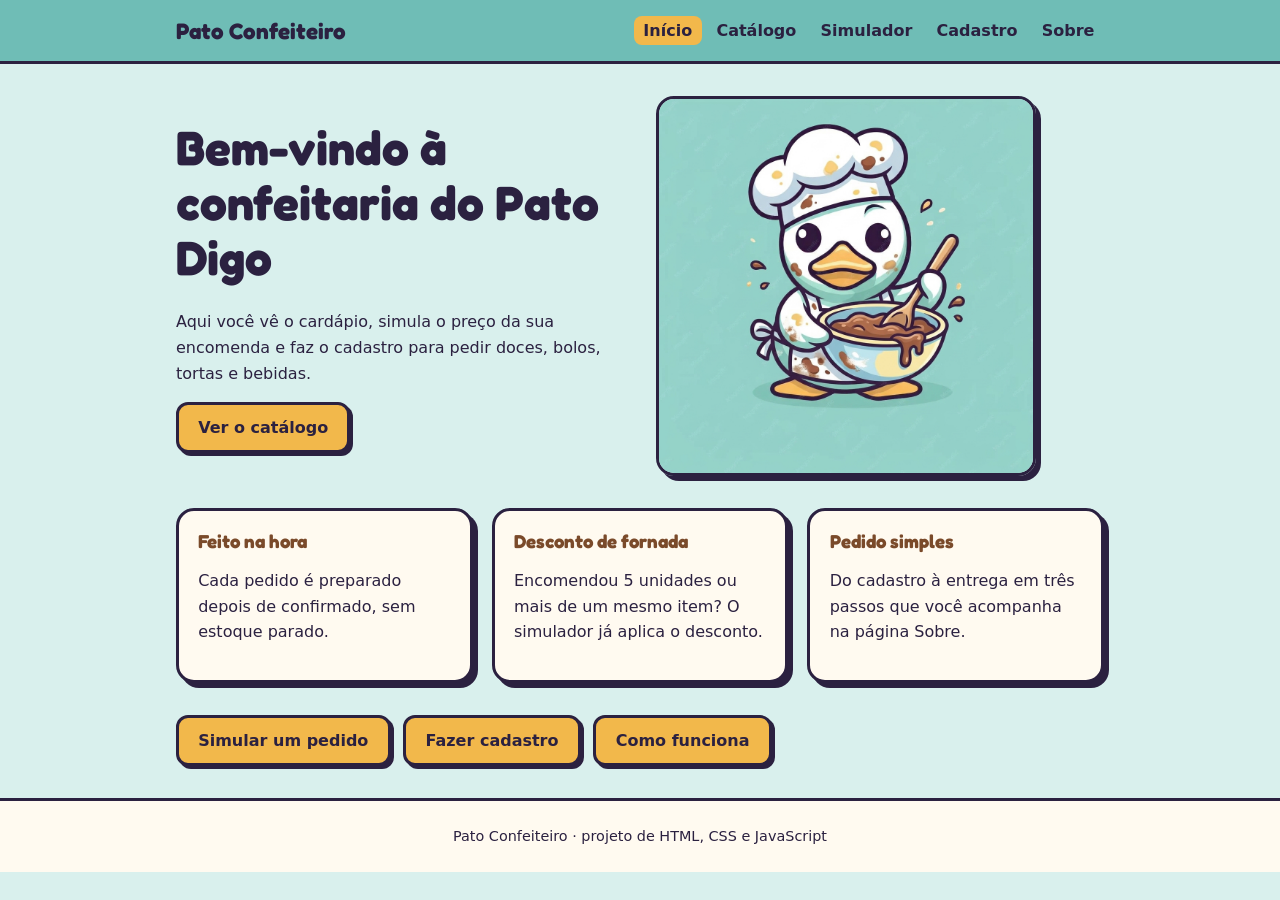
<file: template/index.html>
<!DOCTYPE html>
<html lang="pt-BR">
<head>
  <meta charset="UTF-8">
  <meta name="viewport" content="width=device-width, initial-scale=1">
  <title>Início · Pato Confeiteiro</title>
  <link rel="preconnect" href="https://fonts.googleapis.com">
  <link rel="stylesheet" href="https://fonts.googleapis.com/css2?family=Fredoka:wght@500;700&display=swap">
  <link rel="stylesheet" href="css/estilo.css">
</head>
<body>
  <header>
    <div class="barra">
      <a class="logo" href="index.html">Pato Confeiteiro</a>
      <nav aria-label="Principal">
        <a href="index.html" aria-current="page">Início</a>
        <a href="catalogo.html">Catálogo</a>
        <a href="simulador.html">Simulador</a>
        <a href="cadastro.html">Cadastro</a>
        <a href="sobre.html">Sobre</a>
      </nav>
    </div>
  </header>

  <main>
    <section class="duas-colunas">
      <div>
        <h1>Bem-vindo à confeitaria do Pato Digo</h1>
        <p>Aqui você vê o cardápio, simula o preço da sua encomenda e faz o cadastro para pedir doces, bolos, tortas e bebidas.</p>
        <a class="botao" href="catalogo.html">Ver o catálogo</a>
      </div>
      <img class="img-pato" src="img/inicio.jpg" alt="Pato de chapéu de cozinheiro mexendo uma tigela de chocolate">
    </section>

    <section class="destaques" aria-label="Destaques">
      <div class="caixa">
        <h3>Feito na hora</h3>
        <p>Cada pedido é preparado depois de confirmado, sem estoque parado.</p>
      </div>
      <div class="caixa">
        <h3>Desconto de fornada</h3>
        <p>Encomendou 5 unidades ou mais de um mesmo item? O simulador já aplica o desconto.</p>
      </div>
      <div class="caixa">
        <h3>Pedido simples</h3>
        <p>Do cadastro à entrega em três passos que você acompanha na página Sobre.</p>
      </div>
    </section>

    <section class="links">
      <a class="botao" href="simulador.html">Simular um pedido</a>
      <a class="botao" href="cadastro.html">Fazer cadastro</a>
      <a class="botao" href="sobre.html">Como funciona</a>
    </section>
  </main>

  <footer>Pato Confeiteiro · projeto de HTML, CSS e JavaScript</footer>
</body>
</html>
</file>
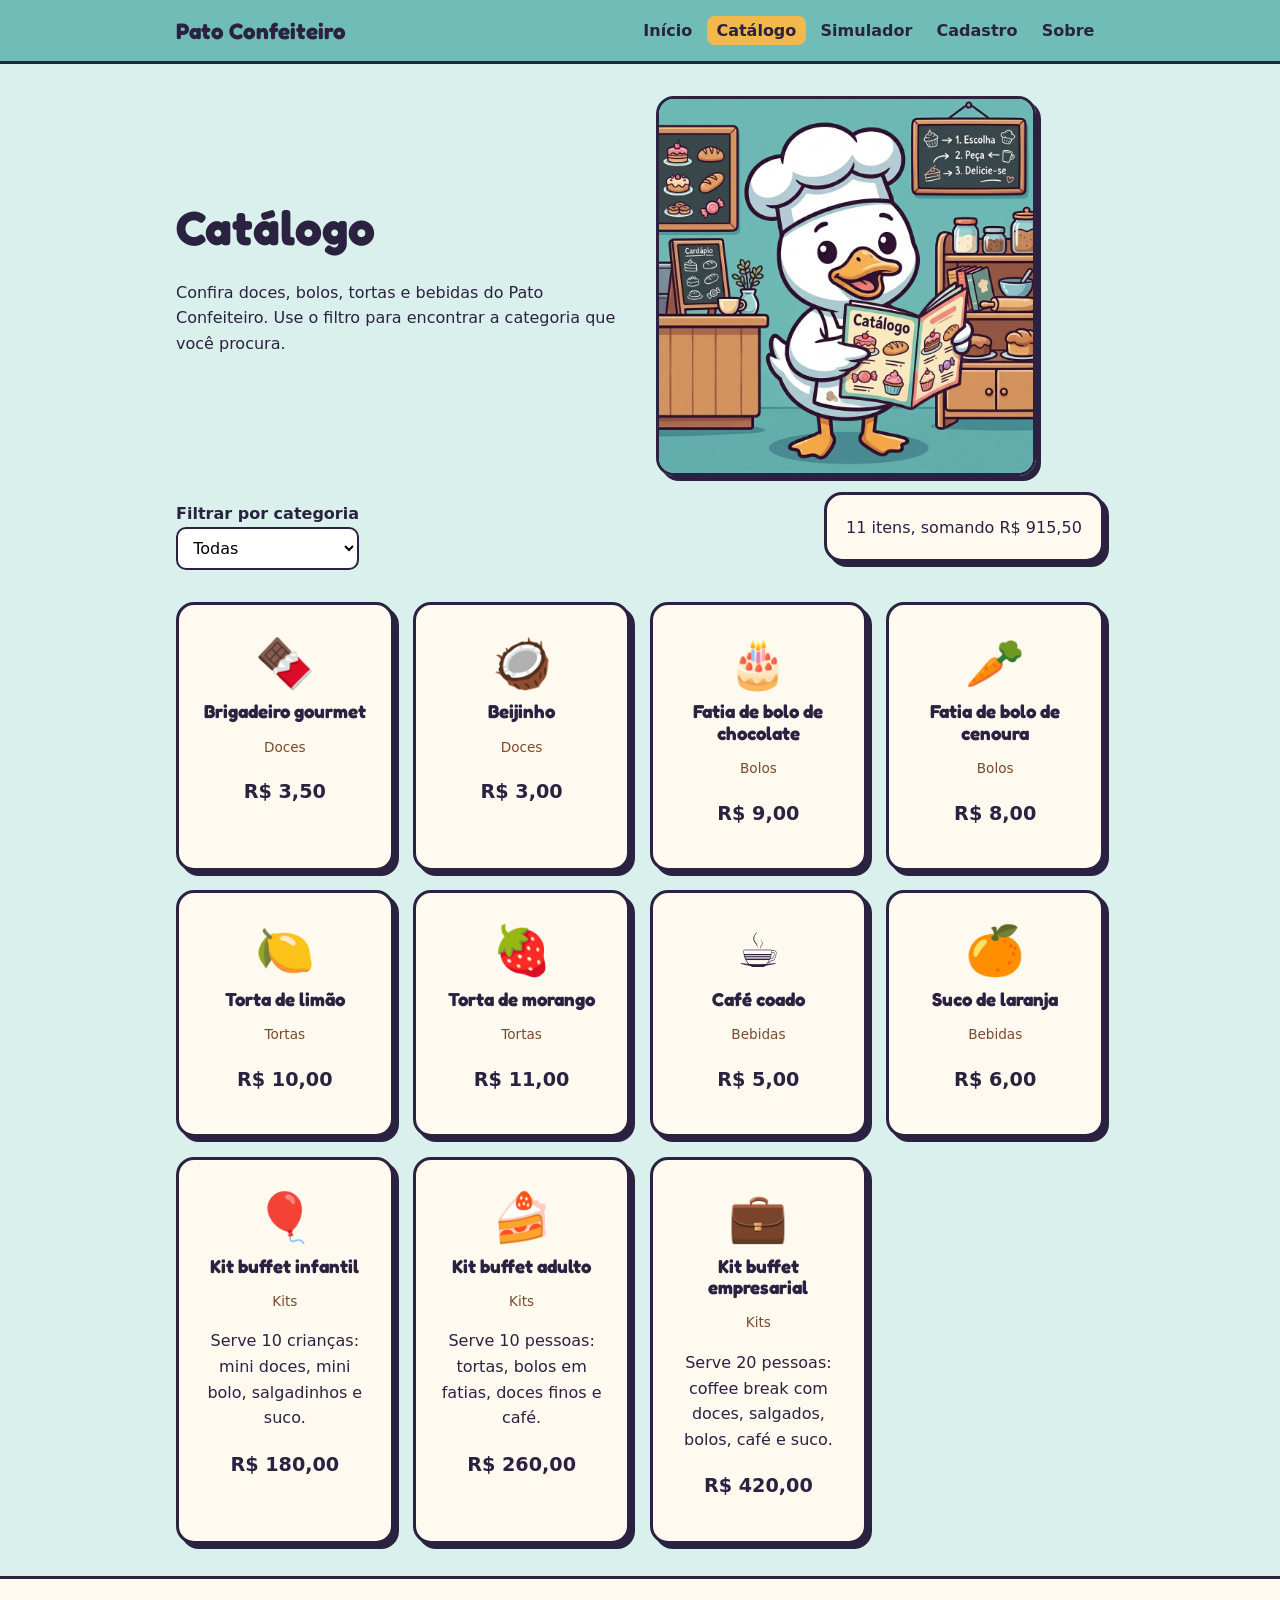
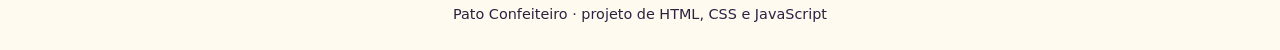
<file: template/catalogo.html>
<!DOCTYPE html>
<html lang="pt-BR">
<head>
  <meta charset="UTF-8">
  <meta name="viewport" content="width=device-width, initial-scale=1">
  <title>Catálogo · Pato Confeiteiro</title>
  <link rel="preconnect" href="https://fonts.googleapis.com">
  <link rel="stylesheet" href="https://fonts.googleapis.com/css2?family=Fredoka:wght@500;700&display=swap">
  <link rel="stylesheet" href="css/estilo.css">
</head>
<body>
  <header>
    <div class="barra">
      <a class="logo" href="index.html">Pato Confeiteiro</a>
      <nav aria-label="Principal">
        <a href="index.html">Início</a>
        <a href="catalogo.html" aria-current="page">Catálogo</a>
        <a href="simulador.html">Simulador</a>
        <a href="cadastro.html">Cadastro</a>
        <a href="sobre.html">Sobre</a>
      </nav>
    </div>
  </header>

  <main>
    <section class="duas-colunas">
      <div>
        <h1>Catálogo</h1>
        <p>Confira doces, bolos, tortas e bebidas do Pato Confeiteiro. Use o filtro para encontrar a categoria que você procura.</p>
      </div>
      <img class="img-pato" src="img/catalogo.jpg" alt="Pato confeiteiro de chapéu branco lendo um catálogo de doces e pães em uma confeitaria">
    </section>

    <div class="filtro">
      <div>
        <label for="filtro">Filtrar por categoria</label>
        <select id="filtro">
          <option value="todas">Todas</option>
        </select>
      </div>
      <p id="resumo" class="caixa" aria-live="polite"></p>
    </div>

    <section class="grade" id="grade" aria-label="Itens do catálogo"></section>
  </main>

  <footer>Pato Confeiteiro · projeto de HTML, CSS e JavaScript</footer>

  <script src="js/dados.js"></script>
  <script src="js/catalogo.js"></script>
</body>
</html>
</file>
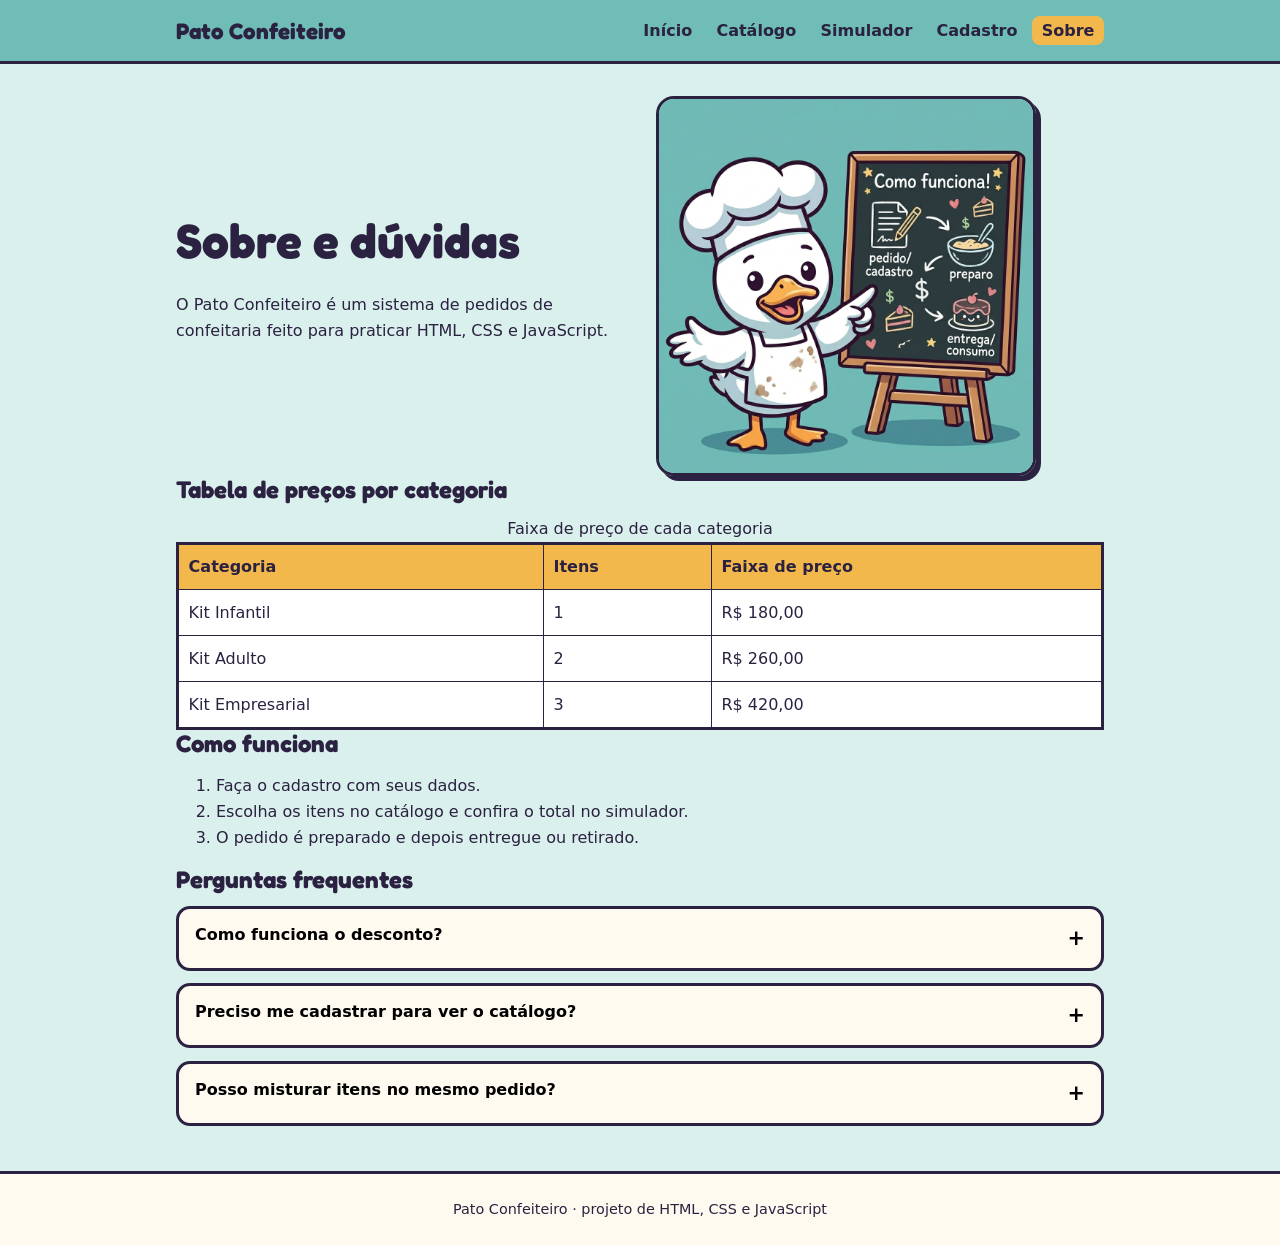
<file: template/sobre.html>
<!DOCTYPE html>
<html lang="pt-BR">
<head>
  <meta charset="UTF-8">
  <meta name="viewport" content="width=device-width, initial-scale=1">
  <title>Sobre · Pato Confeiteiro</title>
  <link rel="preconnect" href="https://fonts.googleapis.com">
  <link rel="stylesheet" href="https://fonts.googleapis.com/css2?family=Fredoka:wght@500;700&display=swap">
  <link rel="stylesheet" href="css/estilo.css">
</head>
<body>
  <header>
    <div class="barra">
      <a class="logo" href="index.html">Pato Confeiteiro</a>
      <nav aria-label="Principal">
        <a href="index.html">Início</a>
        <a href="catalogo.html">Catálogo</a>
        <a href="simulador.html">Simulador</a>
        <a href="cadastro.html">Cadastro</a>
        <a href="sobre.html" aria-current="page">Sobre</a>
      </nav>
    </div>
  </header>

  <main>
    <section class="duas-colunas">
      <div>
        <h1>Sobre e dúvidas</h1>
        <p>O Pato Confeiteiro é um sistema de pedidos de confeitaria feito para praticar HTML, CSS e JavaScript.</p>
      </div>
      <img class="img-pato" src="img/sobre.jpg" alt="Pato confeiteiro apontando para um quadro com o passo a passo do pedido">
    </section>

    <h2>Tabela de preços por categoria</h2>
    <table>
      <caption>Faixa de preço de cada categoria</caption>
      <thead>
        <tr>
          <th>Categoria</th>
          <th>Itens</th>
          <th>Faixa de preço</th>
        </tr>
      </thead>
      <tbody>
        <tr><td>Kit Infantil</td><td>1</td><td>R$ 180,00</td></tr>
        <tr><td>Kit Adulto</td><td>2</td><td>R$ 260,00</td></tr>
        <tr><td>Kit Empresarial</td><td>3</td><td>R$ 420,00</td></tr>
      </tbody>
    </table>

    <h2>Como funciona</h2>
    <ol>
      <li>Faça o cadastro com seus dados.</li>
      <li>Escolha os itens no catálogo e confira o total no simulador.</li>
      <li>O pedido é preparado e depois entregue ou retirado.</li>
    </ol>

    <h2>Perguntas frequentes</h2>
    <div class="faq-item">
      <button type="button" aria-expanded="false" aria-controls="r1">Como funciona o desconto?</button>
      <div class="resposta" id="r1" hidden>De 5 a 9 unidades do mesmo item, 10% de desconto. Com 10 ou mais, 15%.</div>
    </div>
    <div class="faq-item">
      <button type="button" aria-expanded="false" aria-controls="r2">Preciso me cadastrar para ver o catálogo?</button>
      <div class="resposta" id="r2" hidden>Não. O cadastro só é necessário para fazer pedidos.</div>
    </div>
    <div class="faq-item">
      <button type="button" aria-expanded="false" aria-controls="r3">Posso misturar itens no mesmo pedido?</button>
      <div class="resposta" id="r3" hidden>Sim. Adicione quantos itens diferentes quiser no simulador e calcule o total de uma vez.</div>
    </div>
  </main>

  <footer>Pato Confeiteiro · projeto de HTML, CSS e JavaScript</footer>

  <script src="js/faq.js"></script>
</body>
</html>
</file>
<file: template/css/estilo.css>
/* Base e variáveis */
:root {
  --tinta: #2b2140;
  --mar: #6fbdb6;
  --mar-claro: #d9f0ed;
  --manteiga: #f2b84b;
  --cacau: #7a4a2a;
  --farinha: #fffaf0;
  --erro: #b3261e;
  --ok: #1d7a4d;
}

* {
  box-sizing: border-box;
}

body {
  margin: 0;
  font-family: "Segoe UI", system-ui, sans-serif;
  color: var(--tinta);
  background: var(--mar-claro);
  line-height: 1.6;
}

h1, h2, h3 {
  font-family: "Fredoka", "Trebuchet MS", sans-serif;
  line-height: 1.15;
  margin: 0 0 .5em;
}

h1 {
  font-size: clamp(2rem, 5vw, 3rem);
}

a {
  color: var(--cacau);
}

:focus-visible {
  outline: 3px solid var(--tinta);
  outline-offset: 2px;
}

/* Cabeçalho e navegação */
header {
  background: var(--mar);
  border-bottom: 3px solid var(--tinta);
}

header .barra {
  max-width: 960px;
  margin: auto;
  padding: .8rem 1rem;
  display: flex;
  flex-wrap: wrap;
  gap: .6rem 1.5rem;
  align-items: center;
  justify-content: space-between;
}

.logo {
  font-family: "Fredoka", "Trebuchet MS", sans-serif;
  font-size: 1.4rem;
  font-weight: 700;
  color: var(--tinta);
  text-decoration: none;
}

nav a {
  color: var(--tinta);
  font-weight: 600;
  text-decoration: none;
  padding: .3rem .6rem;
  border-radius: 8px;
}

nav a:hover,
nav a[aria-current="page"] {
  background: var(--manteiga);
}

/* Estrutura das páginas */
main {
  max-width: 960px;
  margin: auto;
  padding: 2rem 1rem;
}

footer {
  text-align: center;
  padding: 1.5rem 1rem;
  border-top: 3px solid var(--tinta);
  background: var(--farinha);
  font-size: .9rem;
}

/* Componentes comuns */
.caixa {
  background: var(--farinha);
  border: 3px solid var(--tinta);
  border-radius: 18px;
  box-shadow: 5px 5px 0 var(--tinta);
  padding: 1.2rem;
}

.img-pato {
  width: 100%;
  max-width: 380px;
  display: block;
  border: 3px solid var(--tinta);
  border-radius: 18px;
  box-shadow: 5px 5px 0 var(--tinta);
}

.duas-colunas {
  display: grid;
  grid-template-columns: 1fr 1fr;
  gap: 2rem;
  align-items: center;
}

.botao {
  display: inline-block;
  background: var(--manteiga);
  color: var(--tinta);
  border: 3px solid var(--tinta);
  border-radius: 12px;
  padding: .6rem 1.2rem;
  font: inherit;
  font-weight: 700;
  cursor: pointer;
  text-decoration: none;
  box-shadow: 3px 3px 0 var(--tinta);
}

.botao:hover {
  transform: translate(1px, 1px);
  box-shadow: 2px 2px 0 var(--tinta);
}

.destaques {
  display: grid;
  grid-template-columns: repeat(auto-fit, minmax(220px, 1fr));
  gap: 1.2rem;
  margin: 2rem 0;
}

.destaques h3 {
  color: var(--cacau);
}

.links {
  display: flex;
  flex-wrap: wrap;
  gap: .8rem;
}

/* Catálogo */
.filtro {
  display: flex;
  flex-wrap: wrap;
  gap: 1rem;
  align-items: center;
  justify-content: space-between;
  margin-bottom: 1.5rem;
}

.grade {
  display: grid;
  grid-template-columns: repeat(auto-fill, minmax(200px, 1fr));
  gap: 1.2rem;
}

.cartao {
  text-align: center;
}

.cartao .emoji {
  font-size: 3rem;
}

.cartao .categoria {
  font-size: .85rem;
  color: var(--cacau);
}

.cartao .preco {
  font-weight: 700;
  font-size: 1.2rem;
}

/* Formulários */
label {
  display: block;
  font-weight: 600;
  margin-top: 1rem;
}

input, select {
  width: 100%;
  padding: .55rem .7rem;
  font: inherit;
  border: 2px solid var(--tinta);
  border-radius: 10px;
  background: #fff;
}

input[type=checkbox] {
  width: auto;
  margin-right: .4rem;
}

.erro {
  display: block;
  color: var(--erro);
  font-size: .9rem;
  min-height: 1.2em;
}

input.invalido {
  border-color: var(--erro);
}

.sucesso {
  color: var(--ok);
  font-weight: 700;
}

/* Simulador */
.linha-item {
  display: grid;
  grid-template-columns: 1fr 110px 42px;
  gap: .75rem;
  align-items: end;
  margin-bottom: .8rem;
}

.linha-item label {
  margin-top: 0;
}

.botao-remover {
  width: 42px;
  height: 42px;
  border: 3px solid var(--tinta);
  border-radius: 10px;
  background: var(--farinha);
  color: var(--erro);
  font: inherit;
  font-size: 1.4rem;
  font-weight: 700;
  line-height: 1;
  cursor: pointer;
}

.acoes {
  display: flex;
  flex-wrap: wrap;
  gap: .8rem;
  margin: 1rem 0 0;
}

.lista-total {
  margin: 0;
  padding-left: 1.2rem;
}

.lista-total li + li {
  margin-top: .3rem;
}

.desconto {
  color: var(--ok);
  font-size: .9rem;
}

.resultado {
  margin-top: 1.2rem;
  padding: 1rem;
  border: 3px dashed var(--tinta);
  border-radius: 14px;
  background: #fff;
}

.resultado .total {
  font-size: 1.6rem;
  font-weight: 700;
  color: var(--cacau);
}

/* Sobre */
table {
  width: 100%;
  border-collapse: collapse;
  background: #fff;
  border: 3px solid var(--tinta);
}

th, td {
  padding: .6rem;
  border: 1px solid var(--tinta);
  text-align: left;
}

th {
  background: var(--manteiga);
}

.faq-item {
  border: 3px solid var(--tinta);
  border-radius: 14px;
  margin-bottom: .8rem;
  background: var(--farinha);
  overflow: hidden;
}

.faq-item button {
  width: 100%;
  text-align: left;
  padding: .8rem 1rem;
  font: inherit;
  font-weight: 700;
  background: none;
  border: 0;
  cursor: pointer;
  display: flex;
  justify-content: space-between;
}

.faq-item button::after {
  content: "+";
  font-size: 1.3rem;
}

.faq-item button[aria-expanded="true"]::after {
  content: "−";
}

.faq-item .resposta {
  padding: 0 1rem 1rem;
}

/* Responsivo e acessibilidade */
@media (max-width: 700px) {
  .duas-colunas {
    grid-template-columns: 1fr;
  }

  .linha-item {
    grid-template-columns: 1fr 42px;
  }

  .linha-item label:nth-child(2) {
    grid-column: 1;
  }

  .botao-remover {
    grid-column: 2;
    grid-row: 1 / span 2;
  }
}

@media (prefers-reduced-motion: reduce) {
  * {
    transition: none !important;
  }
}
</file>
